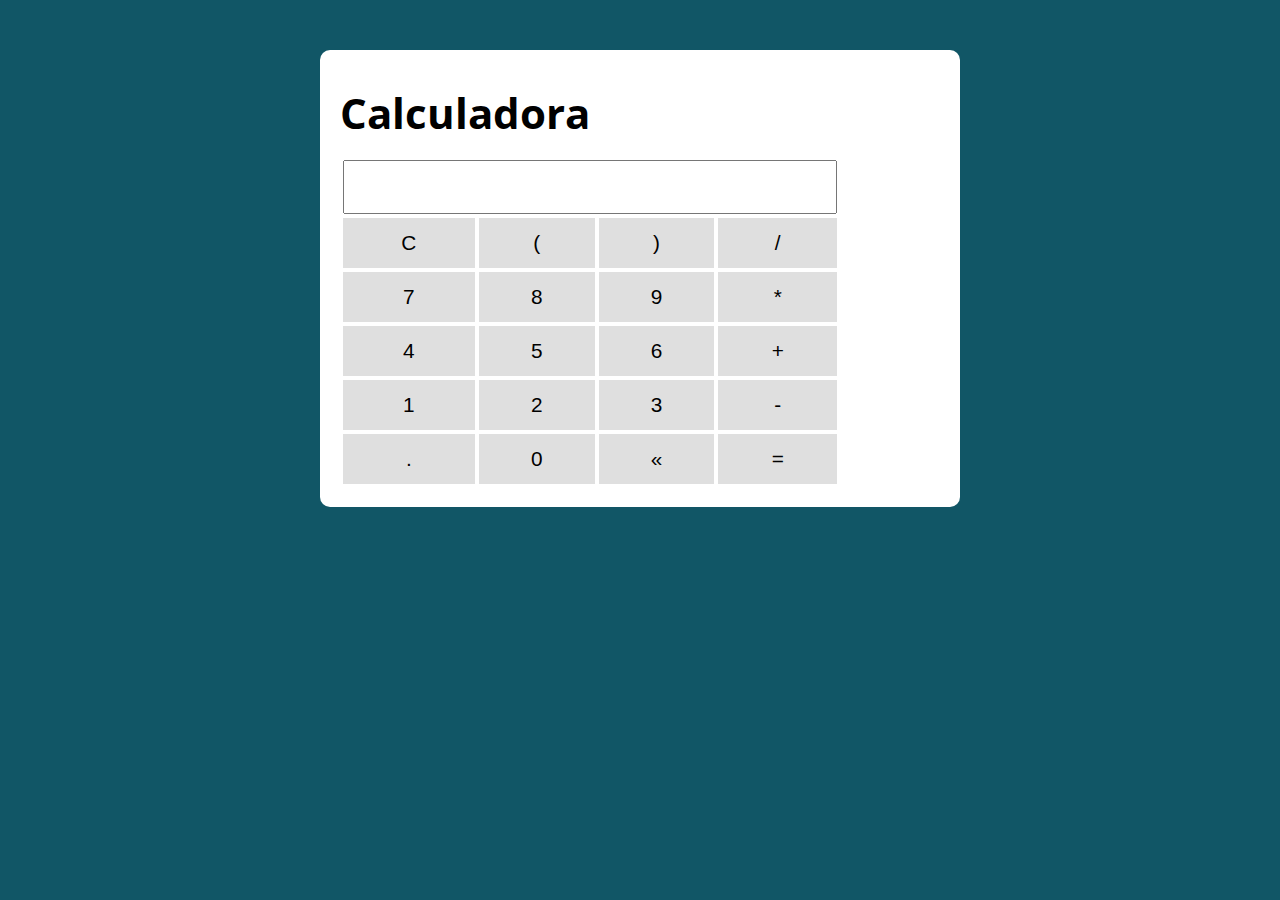
<file: Projetos-criados-no-curso-JavaScript/calculadora com constructor-functions/index.html>
<!DOCTYPE html>
<html lang="pt-BR">

<head>
  <meta charset="UTF-8">
  <meta name="viewport" content="width=device-width, initial-scale=1.0">
  <meta http-equiv="X-UA-Compatible" content="ie=edge">
  <title>Calculadora</title>
  <link rel="stylesheet" href="./assets/css/style.css">
</head>

<body>

  <section class="container">
    <h1>Calculadora</h1>
    <table class="calculadora">
      <tr>
        <td colspan="4"><input type="text" class="display"></td>
      </tr>

      <tr>
        <td><button class="btn btn-clear">C</button></td>
        <td><button class="btn btn-num">(</button></td>
        <td><button class="btn btn-num">)</button></td>
        <td><button class="btn btn-num">/</button></td>
      </tr>

      <tr>
        <td><button class="btn btn-num">7</button></td>
        <td><button class="btn btn-num">8</button></td>
        <td><button class="btn btn-num">9</button></td>
        <td><button class="btn btn-num">*</button></td>
      </tr>

      <tr>
        <td><button class="btn btn-num">4</button></td>
        <td><button class="btn btn-num">5</button></td>
        <td><button class="btn btn-num">6</button></td>
        <td><button class="btn btn-num">+</button></td>
      </tr>

      <tr>
        <td><button class="btn btn-num">1</button></td>
        <td><button class="btn btn-num">2</button></td>
        <td><button class="btn btn-num">3</button></td>
        <td><button class="btn btn-num">-</button></td>
      </tr>

      <tr>
        <td><button class="btn btn-num">.</button></td>
        <td><button class="btn btn-num">0</button></td>
        <td><button class="btn btn-del">&laquo;</button></td>
        <td><button class="btn btn-eq">=</button></td>
      </tr>

    </table>
  </section>

  <script src="./assets/js/main.js"></script>
</body>

</html>
</file>
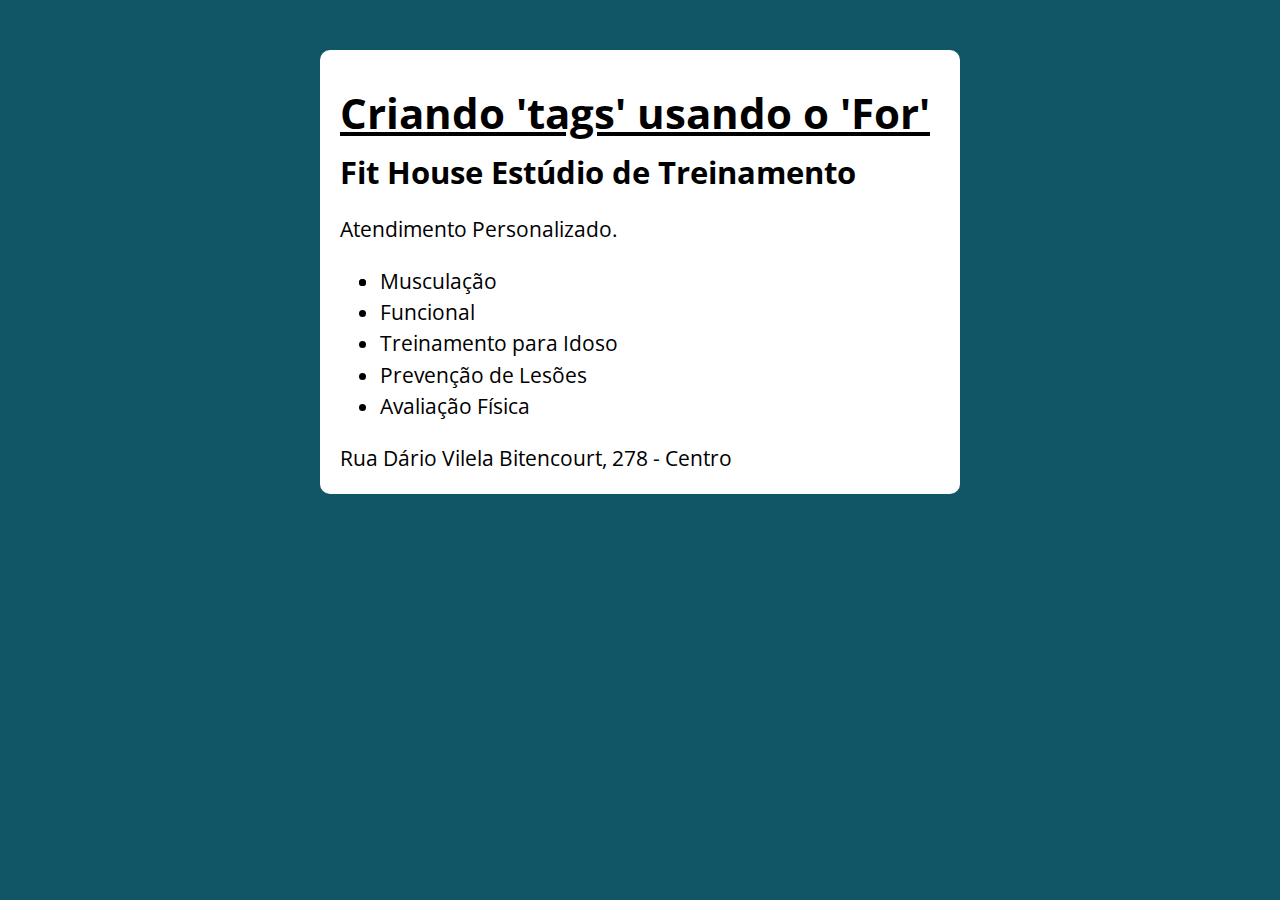
<file: Projetos-criados-no-curso-JavaScript/Criando 'tags' usando o 'For'/index.html>
<!DOCTYPE html>
<html lang="pt-BR">

<head>
  <meta charset="UTF-8">
  <meta name="viewport" content="width=device-width, initial-scale=1.0">
  <meta http-equiv="X-UA-Compatible" content="ie=edge">
  <title>Exercício usando o For</title>
  <link rel="stylesheet" href="./assets/css/style.css">
</head>

<body>

  <section class="container">
    <h1>Criando 'tags' usando o 'For'</h1>
  </section>

  <script src="./assets/js/main.js"></script>
</body>

</html>
</file>
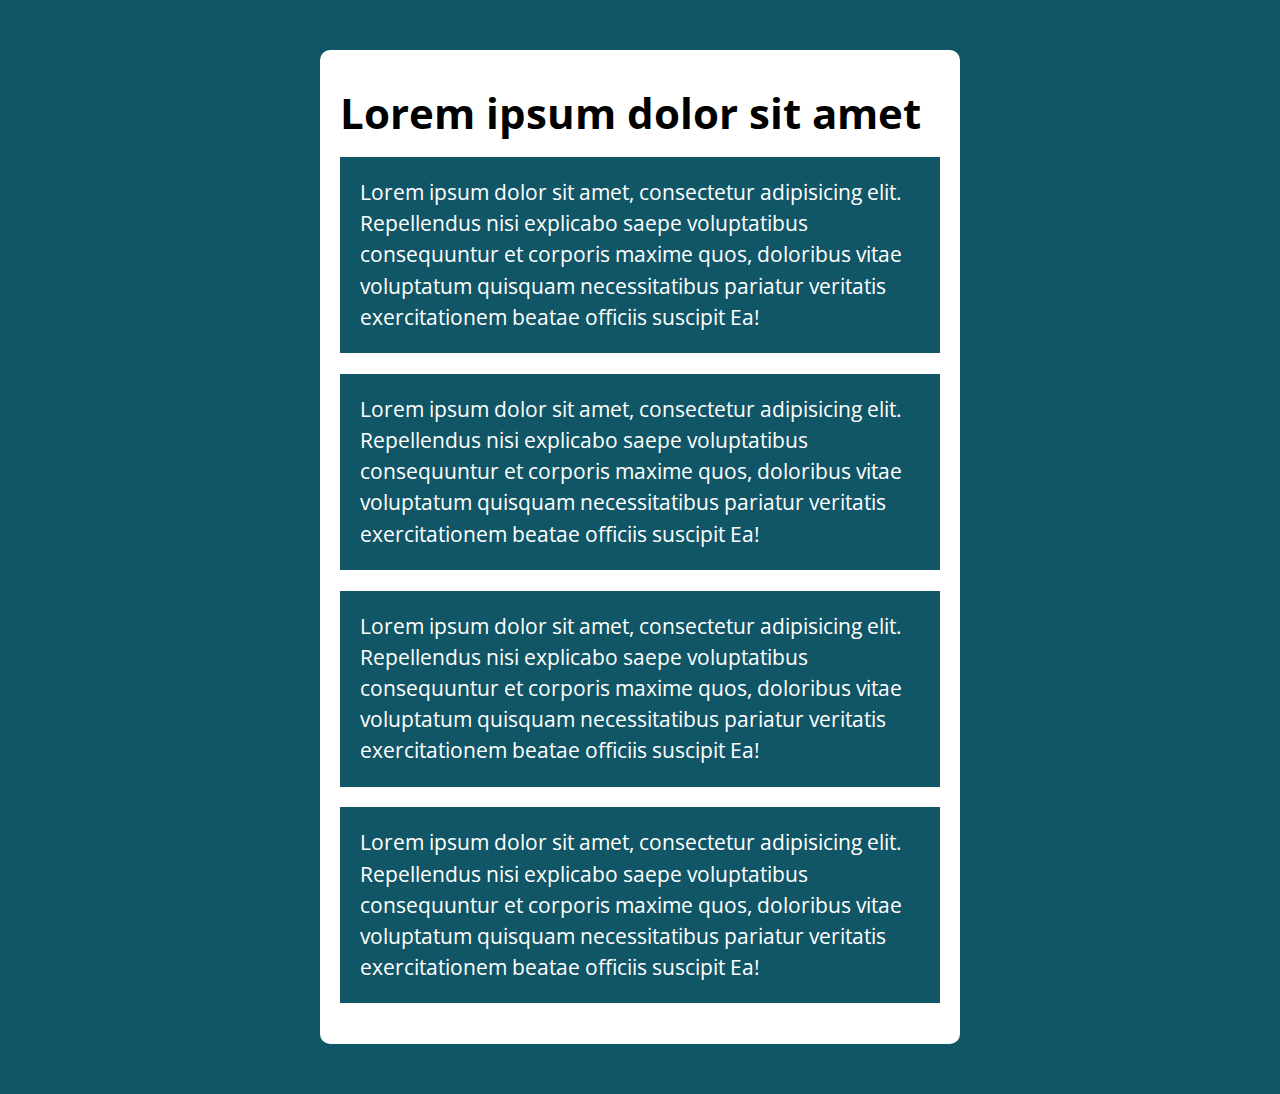
<file: Projetos-criados-no-curso-JavaScript/exercio-com-nodelist/index.html>
<!DOCTYPE html>
<html lang="pt-BR">

<head>
  <meta charset="UTF-8">
  <meta name="viewport" content="width=device-width, initial-scale=1.0">
  <meta http-equiv="X-UA-Compatible" content="ie=edge">
  <title>Modelo</title>
  <link rel="stylesheet" href="./assets/css/style.css">
</head>

<body>

  <section class="container">
    <h1>Lorem ipsum dolor sit amet</h1>

    <div class="paragrafos">
      <p>
        Lorem ipsum dolor sit amet, consectetur adipisicing elit.
        Repellendus nisi explicabo saepe voluptatibus consequuntur et corporis
        maxime quos, doloribus vitae voluptatum quisquam necessitatibus
        pariatur veritatis exercitationem beatae officiis suscipit Ea!
      </p>

      <p>
        Lorem ipsum dolor sit amet, consectetur adipisicing elit.
        Repellendus nisi explicabo saepe voluptatibus consequuntur et corporis
        maxime quos, doloribus vitae voluptatum quisquam necessitatibus
        pariatur veritatis exercitationem beatae officiis suscipit Ea!
      </p>

      <p>
        Lorem ipsum dolor sit amet, consectetur adipisicing elit.
        Repellendus nisi explicabo saepe voluptatibus consequuntur et corporis
        maxime quos, doloribus vitae voluptatum quisquam necessitatibus
        pariatur veritatis exercitationem beatae officiis suscipit Ea!
      </p>

      <p>
        Lorem ipsum dolor sit amet, consectetur adipisicing elit.
        Repellendus nisi explicabo saepe voluptatibus consequuntur et corporis
        maxime quos, doloribus vitae voluptatum quisquam necessitatibus
        pariatur veritatis exercitationem beatae officiis suscipit Ea!
      </p>
    </div>
  </section>

  <script src="./assets/js/main.js"></script>
</body>

</html>
</file>
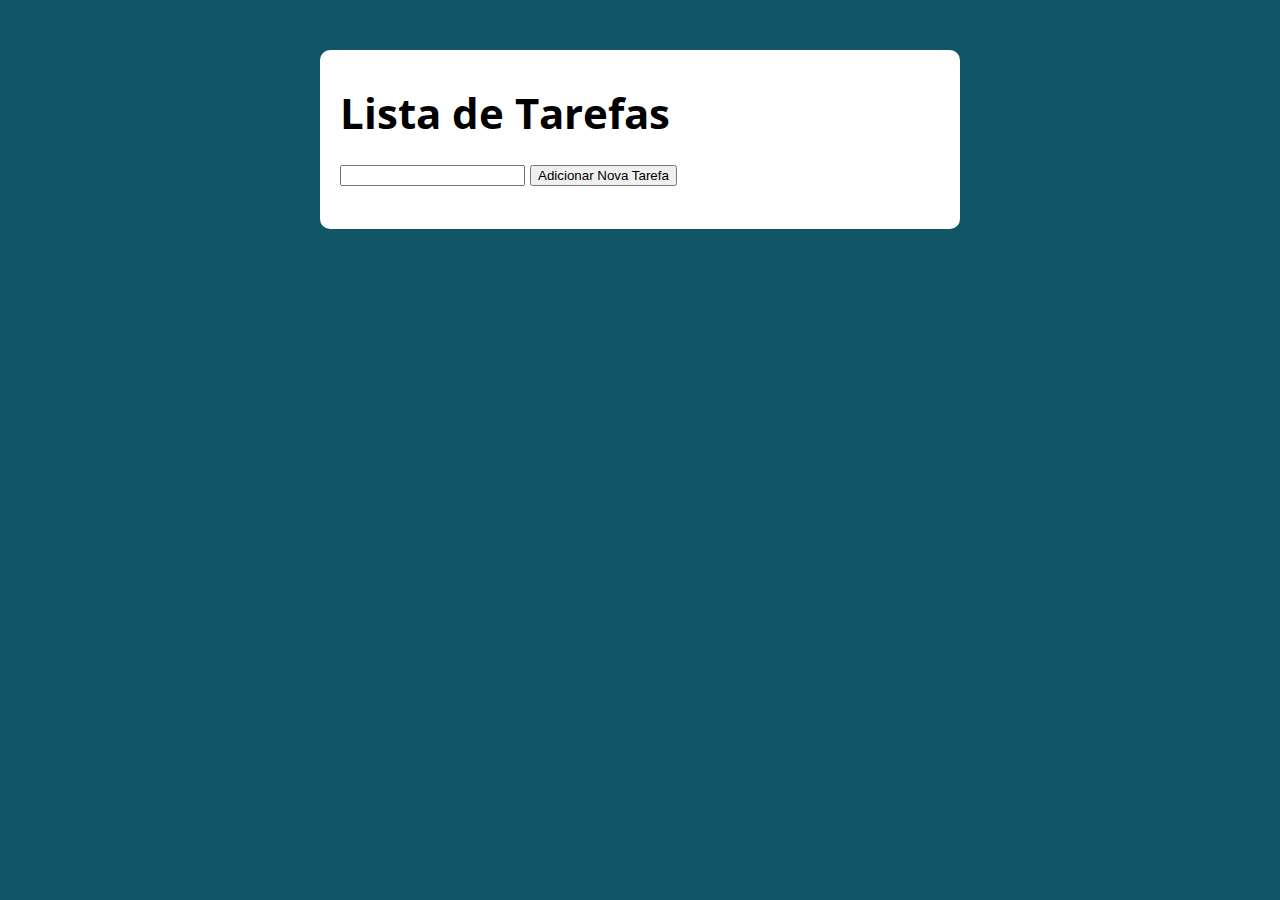
<file: Projetos-criados-no-curso-JavaScript/lista-de-tarefas/index.html>
<!DOCTYPE html>
<html lang="pt-BR">

<head>
  <meta charset="UTF-8">
  <meta name="viewport" content="width=device-width, initial-scale=1.0">
  <meta http-equiv="X-UA-Compatible" content="ie=edge">
  <title>Lista de Tarefas</title>
  <link rel="stylesheet" href="./assets/css/style.css">
</head>

<body>

  <section class="container">
    <h1>Lista de Tarefas</h1>
    
    <span>
      <input type="text" class="input-task">
      <button class="btn-task">Adicionar Nova Tarefa</button>
    </span>

    <ul class="task"></ul>
  </section>

  <script src="./assets/js/main.js"></script>
</body>

</html>
</file>
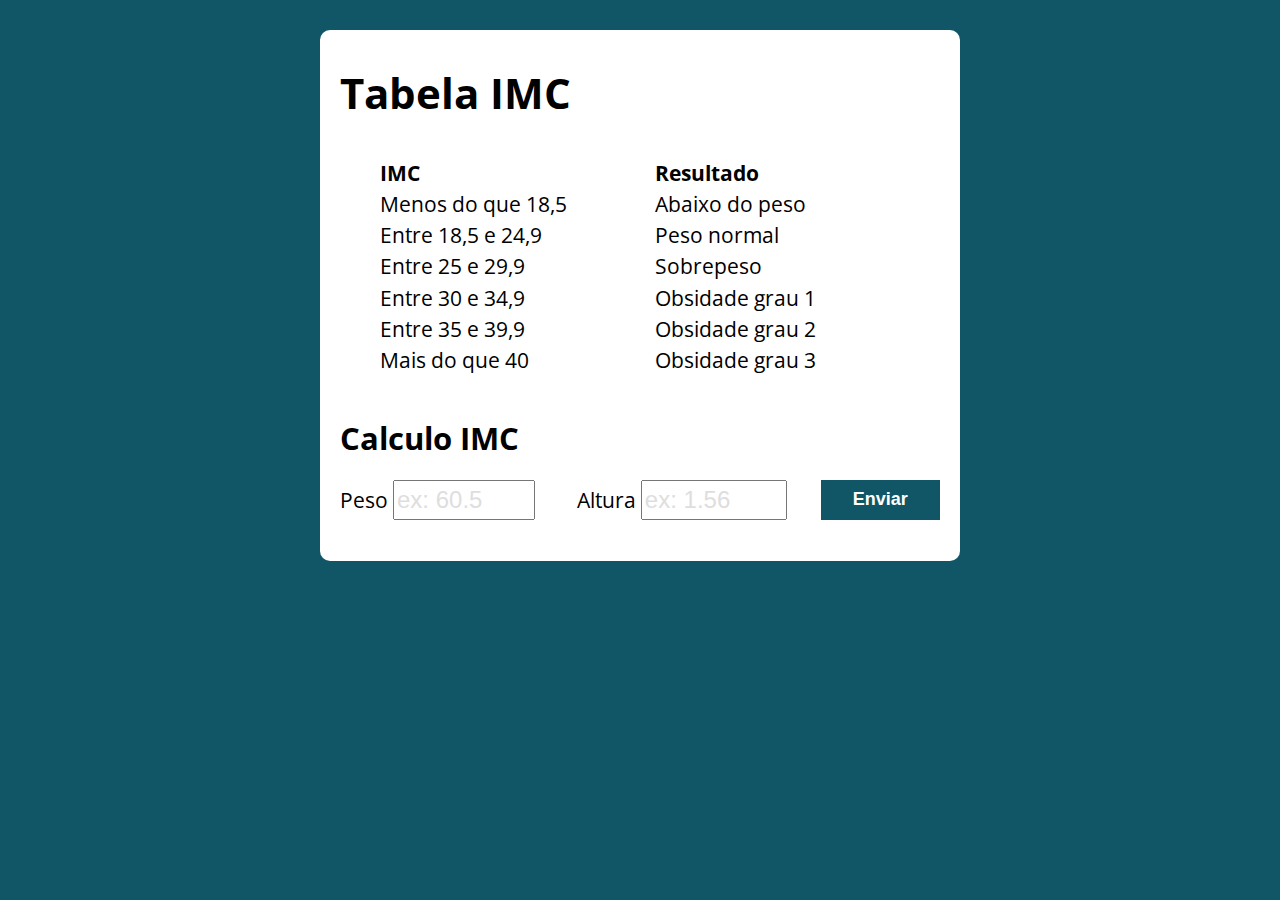
<file: Projetos-criados-no-curso-JavaScript/tabela imc/index.html>
<!DOCTYPE html>
<html lang="pt-BR">

<head>
  <meta charset="UTF-8">
  <meta name="viewport" content="width=device-width, initial-scale=1.0">
  <meta http-equiv="X-UA-Compatible" content="ie=edge">
  <title>Tabela IMC</title>
  <link rel="stylesheet" href="./assets/css/style.css">
</head>

<body>

  <section class="container">
    <h1>Tabela IMC</h1>
    <div class="cabecalho-tabela">
      <ul>
        <li class="cabecalho-lista">IMC</li>
        <li>Menos do que 18,5</li>
        <li>Entre 18,5 e 24,9</li>
        <li>Entre 25 e 29,9</li>
        <li>Entre 30 e 34,9</li>
        <li>Entre 35 e 39,9</li>
        <li>Mais do que 40</li>
      </ul>
      
      <ul>
        <li class="cabecalho-lista">Resultado</li>
        <li>Abaixo do peso</li>
        <li>Peso normal</li>
        <li>Sobrepeso</li>
        <li>Obsidade grau 1</li>
        <li>Obsidade grau 2</li>
        <li>Obsidade grau 3</li>
      </ul>
    </div>
   
    <section>
      <h2>Calculo IMC</h2>
      
      <form action="" method="post" id="form">
        <div>
          <label for="peso">Peso</label>
          <input type="text" id="peso" name="peso" placeholder="ex: 60.5"></p>
        </div>
     
        <div>
          <label for="altura">Altura</label>
          <input type="text" id="altura" name="altura" placeholder="ex: 1.56"></p>

        </div>
        
        <button type="submit">Enviar</button>
      </form>  
    </section>

    <div id="resultado"></div>
  
  </section>

  <script src="./assets/js/main.js"></script>
</body>

</html>
</file>
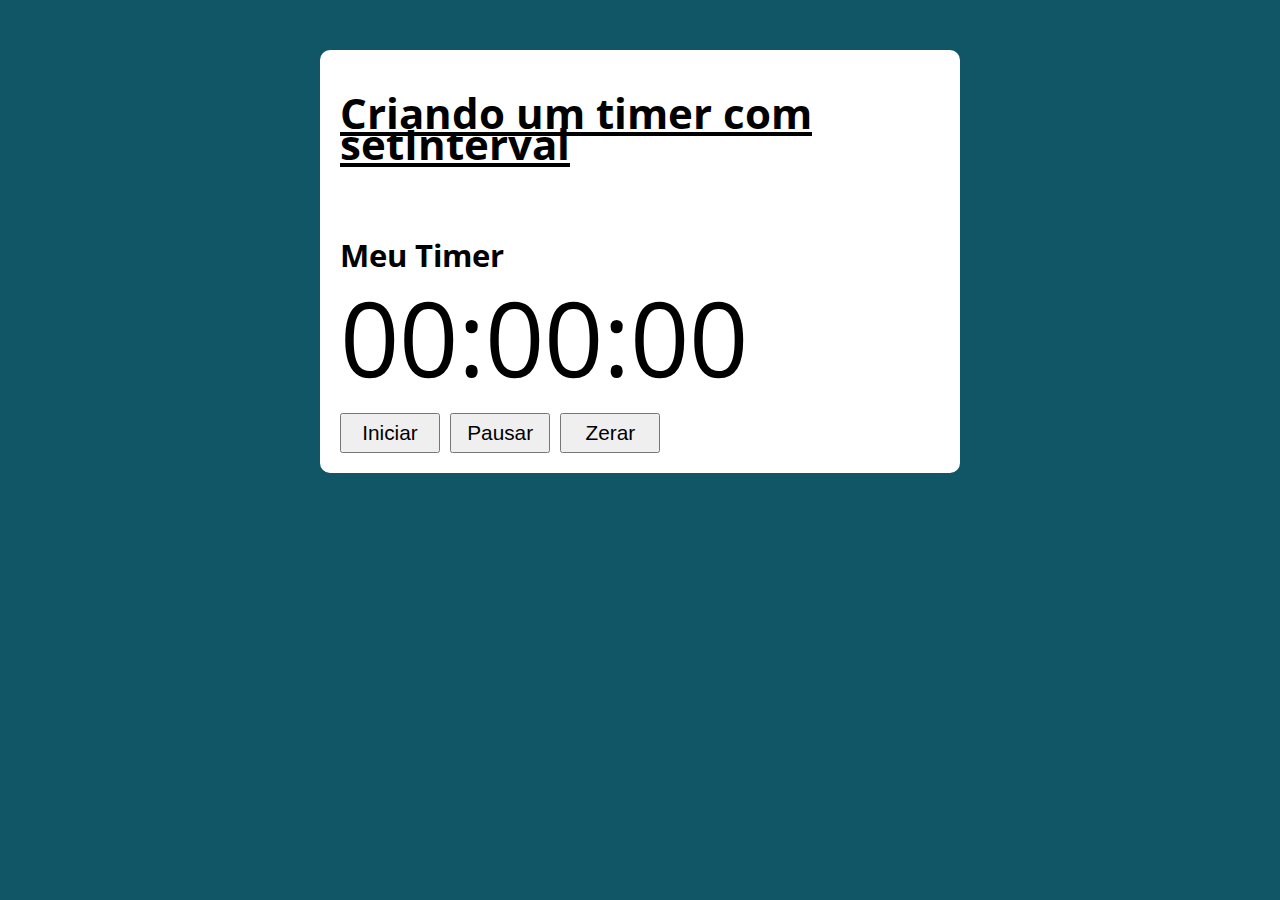
<file: Projetos-criados-no-curso-JavaScript/timer/index.html>
<!DOCTYPE html>
<html lang="pt-BR">

<head>
  <meta charset="UTF-8">
  <meta name="viewport" content="width=device-width, initial-scale=1.0">
  <meta http-equiv="X-UA-Compatible" content="ie=edge">
  <title>Timer</title>
  <link rel="stylesheet" href="./assets/css/style.css">
</head>

<body>

  <section class="container">
    <h1>Criando um timer com setInterval</h1>
    <div>
      <h2>Meu Timer</h2>
      <p class="relogio">00:00:00</p>
      <samp>
        <button class="iniciar">Iniciar</button>
        <button class="pausar">Pausar</button>
        <button class="zerar">Zerar</button>
      </samp>
    </div>
  </section>

  <script src="./assets/js/main.js"></script>
</body>

</html>
</file>
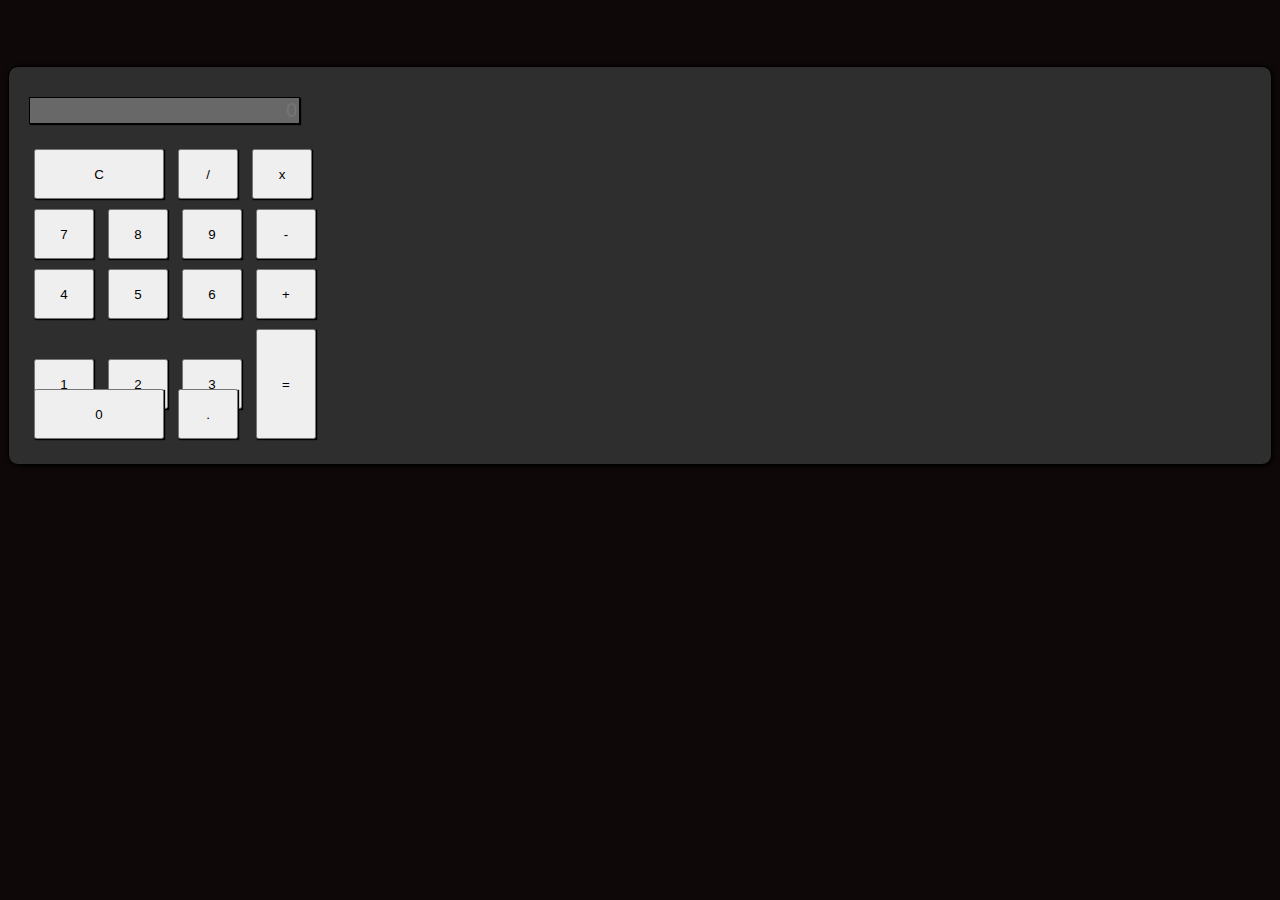
<file: Projetos-criados-no-curso-JavaScript/calculadora/calculadora.html>
<!DOCTYPE html>

<html lang="pt-BR">
  <head>
    <meta charset="UTF-8">
    <meta name="viewport" content="width=device-width, initial-scale=1.0">
    
    <link rel="stylesheet" href="assets/style.css">
		<link rel="stylesheet" href="https://maxcdn.bootstrapcdn.com/bootstrap/4.0.0-beta.2/css/bootstrap.min.css" integrity="sha384-PsH8R72JQ3SOdhVi3uxftmaW6Vc51MKb0q5P2rRUpPvrszuE4W1povHYgTpBfshb" crossorigin="anonymous">
    
		<title>Calculadora</title>
    
	</head>

  <body>

    <div class="container">
      <div class="row">
        <div class="col d-flex justify-content-center">
          <br/>

          <div class="calculadora">
            <input id="resultado" type="text" class="form-control resultado" placeholder="0" disabled="disabled" />
            
            <div class="row">
              <button onclick="calcular('acao', 'c')" type="button" class="btn btn-dark btn-lg clear font-weight-light">C</button>
              <button onclick="calcular('acao', '/')" type="button" class="btn btn-dark btn-lg font-weight-light">/</button>
              <button onclick="calcular('acao', '*')" type="button" class="btn btn-dark btn-lg font-weight-light">x</button>
            </div>

            <div class="row">
              <button onclick="calcular('valor', 7)" type="button" class="btn btn-dark btn-lg font-weight-light">7</button>
              <button onclick="calcular('valor', 8)" type="button" class="btn btn-dark btn-lg font-weight-light">8</button>
              <button onclick="calcular('valor', 9)" type="button" class="btn btn-dark btn-lg font-weight-light">9</button>
              <button onclick="calcular('acao', '-')" type="button" class="btn btn-dark btn-lg font-weight-light">-</button>
            </div>
            
            <div class="row">
              <button onclick="calcular('valor', 4)" type="button" class="btn btn-dark btn-lg font-weight-light">4</button>
              <button onclick="calcular('valor', 5)" type="button" class="btn btn-dark btn-lg font-weight-light">5</button>
              <button onclick="calcular('valor', 6)" type="button" class="btn btn-dark btn-lg font-weight-light">6</button>
              <button onclick="calcular('acao', '+')" type="button" class="btn btn-dark btn-lg font-weight-light">+</button>
            </div>

            <div class="row">
              <button onclick="calcular('valor', 1)" type="button" class="btn btn-dark btn-lg font-weight-light">1</button>
              <button onclick="calcular('valor', 2)" type="button" class="btn btn-dark btn-lg font-weight-light">2</button>
              <button onclick="calcular('valor', 3)" type="button" class="btn btn-dark btn-lg font-weight-light">3</button>
              <button onclick="calcular('acao', '=')" type="button" class="btn btn-dark btn-lg enter">=</button>
            </div>

            <div class="row" style="margin-top: -60px;">
              <button onclick="calcular('valor', 0)" type="button" class="btn btn-dark zero btn-lg font-weight-light">0</button>
              <button onclick="calcular('acao', '.')" type="button" class="btn btn-dark btn-lg font-weight-light">.</button>
            </div>

          </div>
        </div>
      </div>
    </div>  
    
    <script src="assets/script.js"></script>
    
  </body>	

</html>
</file>
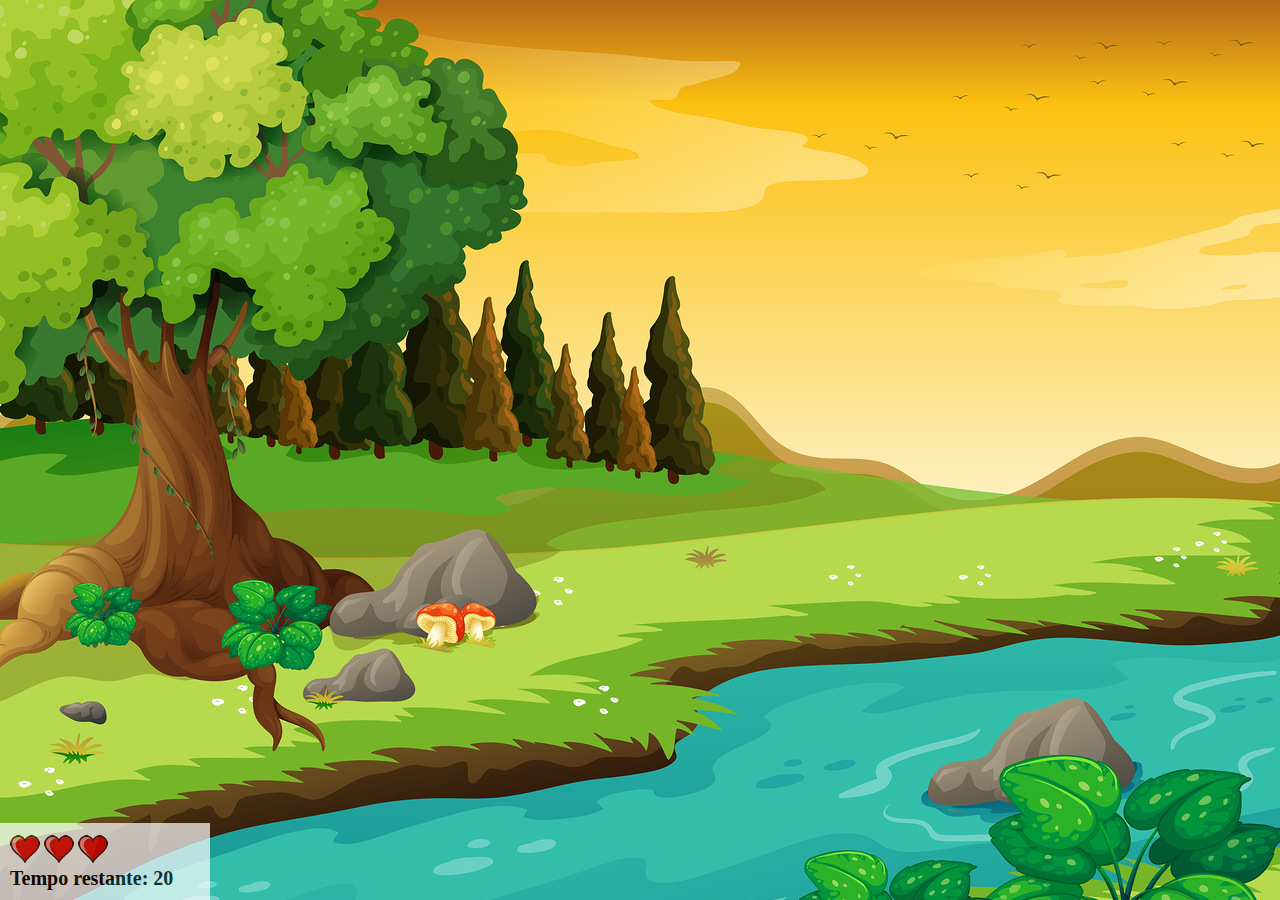
<file: Projetos-criados-no-curso-JavaScript/game mata mosquito/app.html>
<!DOCTYPE html>
<html lang="pt-br">
<head>
    <meta charset="UTF-8">
    <meta name="viewport" content="width=device-width, initial-scale=1.0">
    
    <link rel="stylesheet" href="style.css">

    
    
    <title>Document</title>
</head>
<body onresize="ajustaTamnhoPalcoJogo()">
    
    <div class="painel">
        <div class="vidas">
            <img id="v1" src="imagens/coracao_cheio.png">
            <img id="v2" src="imagens/coracao_cheio.png">
            <img id="v3" src="imagens/coracao_cheio.png">
        </div>

        <div class="cronometro">
            Tempo restante: <span id="cronometro"></span> 
        </div>
    </div>
    
    <script src="jogo.js"></script>
    
    <script>
        document.getElementById('cronometro').innerHTML = tempo

        var criaMosquito = setInterval(
            function(){
                posicaoRondomica()
            }, criaMosquitoTempo)
    </script>
    
</body>
</html>
</file>
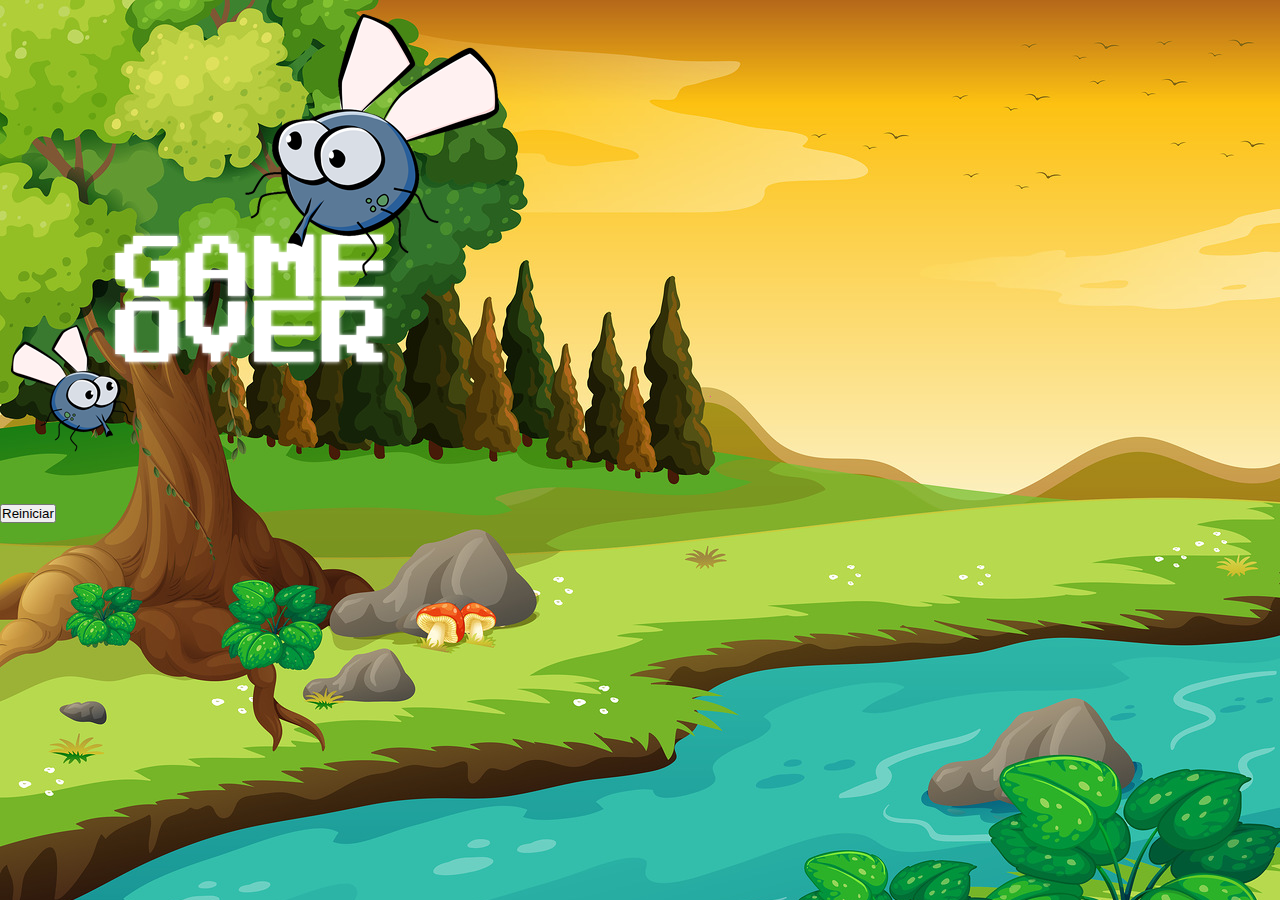
<file: Projetos-criados-no-curso-JavaScript/game mata mosquito/fim_de_jogo.html>
<!DOCTYPE html>
<html lang="pt-br">

<head>
    <meta charset="UTF-8">
    <meta name="viewport" content="width=device-width, initial-scale=1.0">

    <link href="https://cdn.jsdelivr.net/npm/bootstrap@5.0.2/dist/css/bootstrap.min.css" rel="stylesheet"
        integrity="sha384-EVSTQN3/azprG1Anm3QDgpJLIm9Nao0Yz1ztcQTwFspd3yD65VohhpuuCOmLASjC" crossorigin="anonymous">
    <link rel="stylesheet" href="style.css">

    <title>Fim de Jogo</title>
</head>

<body>
    <div class="container">

        <div class="row">
            <div class="col">
                <div class="d-flex justify-content-center">
                    <img src="imagens/game_over.png">
                </div>
            </div>
        </div>

        <div class="row">
            <div class="col">
                <div class="d-flex justify-content-center">
                    <button type="button" class=" btn btn-dark btn-lg"
                        onclick="window.location.href = 'index.html'">Reiniciar</button>
                </div>
            </div>
        </div>
    </div>
</body>

</html>
</file>
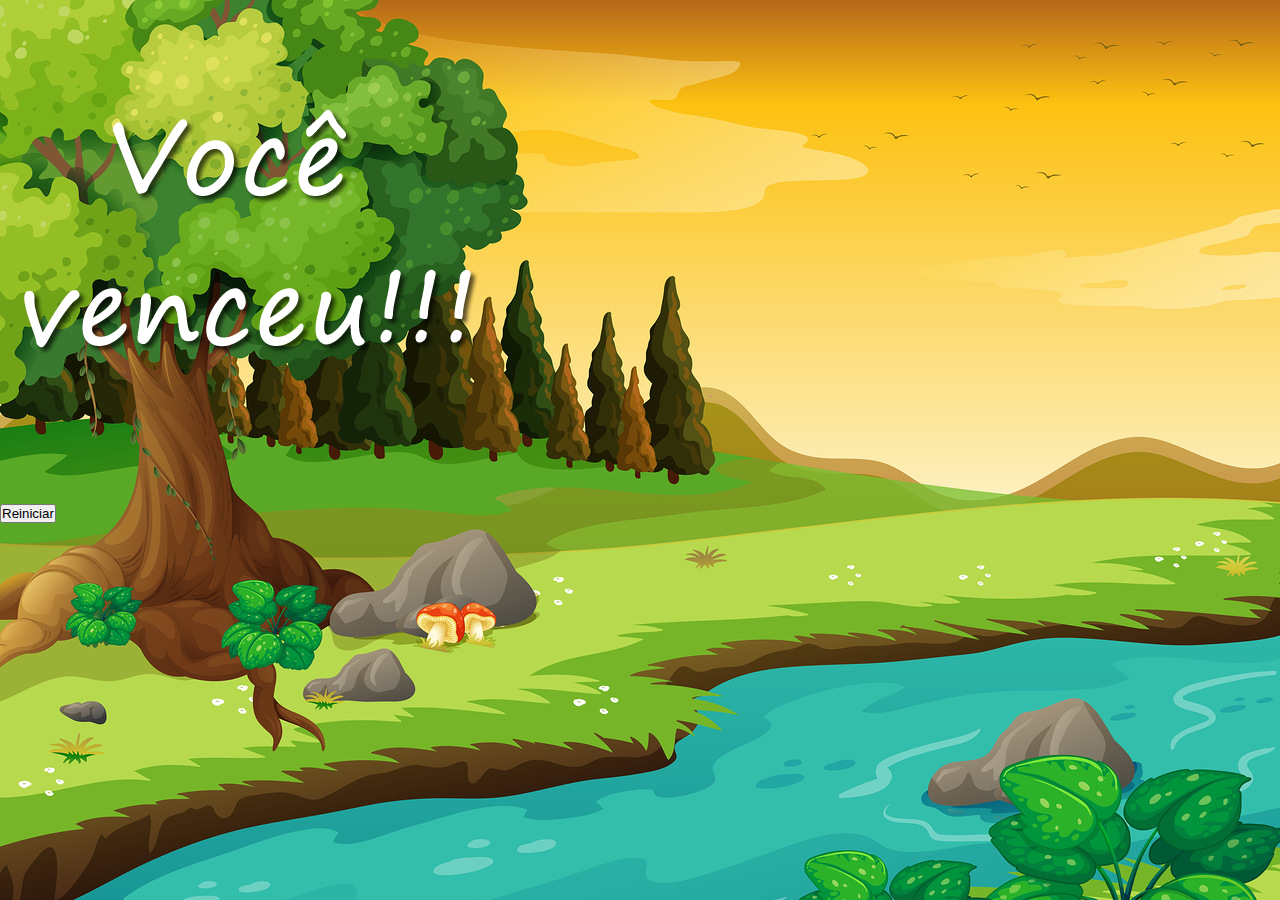
<file: Projetos-criados-no-curso-JavaScript/game mata mosquito/vitoria.html>
<!DOCTYPE html>
<html lang="pt-br">

<head>
    <meta charset="UTF-8">
    <meta name="viewport" content="width=device-width, initial-scale=1.0">

    <link href="https://cdn.jsdelivr.net/npm/bootstrap@5.0.2/dist/css/bootstrap.min.css" rel="stylesheet"
        integrity="sha384-EVSTQN3/azprG1Anm3QDgpJLIm9Nao0Yz1ztcQTwFspd3yD65VohhpuuCOmLASjC" crossorigin="anonymous">
    <link rel="stylesheet" href="style.css">

    <title>Vitória</title>
</head>

<body>
    <div class="container">

        <div class="row">
            <div class="col">
                <div class="d-flex justify-content-center">
                    <img src="imagens/vitoria.png">
                </div>
            </div>
        </div>

        <div class="row">
            <div class="col">
                <div class="d-flex justify-content-center">
                    <button type="button" class=" btn btn-dark btn-lg"
                        onclick="window.location.href = 'index.html'">Reiniciar</button>
                </div>
            </div>
        </div>
    </div>
</body>

</html>
</file>
<file: Projetos-criados-no-curso-JavaScript/calculadora com constructor-functions/assets/css/style.css>
@import url('https://fonts.googleapis.com/css?family=Open+Sans:400,700&display=swap');
:root {
  --primary-color: rgb(17, 86, 102);
  --primary-color-darker: rgb(9, 48, 56);
}

* {
  box-sizing: border-box;
  outline: 0;
}

body {
  margin: 0;
  padding: 0;
  background: var(--primary-color);
  font-family: 'Open sans', sans-serif;
  font-size: 1.3em;
  line-height: 1.5em;
}

.container {
  max-width: 640px;
  margin: 50px auto;
  background: #fff;
  padding: 20px;
  border-radius: 10px;
}

.calculadora{
  width: 500px;
}

.display{
  width: 100%;
  font-size: 2em;
  text-align: right;
}

.btn{
  width: 100%;
  height: 50px;
  font-size:  1em;
  border: none;
  background: #dfdfdf;
  cursor: pointer;
}

.btn:hover{
  background: #909090;
}
</file>
<file: Projetos-criados-no-curso-JavaScript/Criando 'tags' usando o 'For'/assets/css/style.css>
@import url('https://fonts.googleapis.com/css?family=Open+Sans:400,700&display=swap');
:root {
  --primary-color: rgb(17, 86, 102);
  --primary-color-darker: rgb(9, 48, 56);
}

* {
  box-sizing: border-box;
  outline: 0;
}

body {
  margin: 0;
  padding: 0;
  background: var(--primary-color);
  font-family: 'Open sans', sans-serif;
  font-size: 1.3em;
  line-height: 1.5em;
}

.container {
  max-width: 640px;
  margin: 50px auto;
  background: #fff;
  padding: 20px;
  border-radius: 10px;
}

h1 {
  text-decoration: underline;
  font-weight:bold ;
}
</file>
<file: Projetos-criados-no-curso-JavaScript/exercio-com-nodelist/assets/css/style.css>
@import url('https://fonts.googleapis.com/css?family=Open+Sans:400,700&display=swap');
:root {
  --primary-color: rgb(17, 86, 102);
  --primary-color-darker: rgb(9, 48, 56);
}

* {
  box-sizing: border-box;
  outline: 0;
}

body {
  margin: 0;
  padding: 0;
  background: var(--primary-color);
  font-family: 'Open sans', sans-serif;
  font-size: 1.3em;
  line-height: 1.5em;
}

.container {
  max-width: 640px;
  margin: 50px auto;
  background: #fff;
  padding: 20px;
  border-radius: 10px;
}

form input, form label, form button {
  display: block;
  width: 100%;
  margin-bottom: 10px;
}

form input {
  font-size: 24px;
  height: 50px;
  padding: 0 20px;
}

form input:focus {
  outline: 1px solid var(--primary-color);
}

form button {
  border: none;
  background: var(--primary-color);
  color: #fff;
  font-size: 18px;
  font-weight: 700;
  height: 50px;
  cursor: pointer;
  margin-top: 30px;
}

form button:hover {
  background: var(--primary-color-darker);
}
</file>
<file: Projetos-criados-no-curso-JavaScript/lista-de-tarefas/assets/css/style.css>
@import url('https://fonts.googleapis.com/css?family=Open+Sans:400,700&display=swap');
:root {
  --primary-color: rgb(17, 86, 102);
  --primary-color-darker: rgb(9, 48, 56);
}

* {
  box-sizing: border-box;
  outline: 0;
}

body {
  margin: 0;
  padding: 0;
  background: var(--primary-color);
  font-family: 'Open sans', sans-serif;
  font-size: 1.3em;
  line-height: 1.5em;
}

.container {
  max-width: 640px;
  margin: 50px auto;
  background: #fff;
  padding: 20px;
  border-radius: 10px;
}

form input, form label, form button {
  display: block;
  width: 100%;
  margin-bottom: 10px;
}

form input {
  font-size: 24px;
  height: 50px;
  padding: 0 20px;
}

form input:focus {
  outline: 1px solid var(--primary-color);
}

form button {
  border: none;
  background: var(--primary-color);
  color: #fff;
  font-size: 18px;
  font-weight: 700;
  height: 50px;
  cursor: pointer;
  margin-top: 30px;
}

form button:hover {
  background: var(--primary-color-darker);
}
</file>
<file: Projetos-criados-no-curso-JavaScript/tabela imc/assets/css/style.css>
@import url('https://fonts.googleapis.com/css?family=Open+Sans:400,700&display=swap');
:root {
  --primary-color: rgb(17, 86, 102);
  --primary-color-darker: rgb(9, 48, 56);
}

* {
  box-sizing: border-box;
  outline: 0;
}

body {
  margin: 0;
  padding: 0;
  background: var(--primary-color);
  font-family: 'Open sans', sans-serif;
  font-size: 1.3em;
  line-height: 1.5em;
}

.container {
  max-width: 640px;
  margin: 30px auto;
  background: #fff;
  padding: 20px;
  border-radius: 10px;
}

.cabecalho-tabela{
  display: flex;
  gap: 3rem;
}

.cabecalho-lista{
  font-weight: bold;
}

li{
  list-style: none;
}

form {
  display: flex;
  justify-content: center;
}

form input, form label{
 width: 60%;
}

::placeholder{
  color: #dedede;
}

form button {
  width: 30%;
 }

form input {
  font-size: 24px;
  height: 40px;
}

form input:focus {
  outline: 1px solid var(--primary-color);
}

form button {
  border: none;
  background: var(--primary-color);
  color: #fff;
  font-size: 18px;
  font-weight: 700;
  height: 40px;
  cursor: pointer;
}

form button:hover {
  background: var(--primary-color-darker);
}



.resultado-valido, .bad{
  padding: 5px;
  text-align: center;
  background-color: aquamarine;
}

.bad{
  background-color: rgb(248, 56, 56);
}
</file>
<file: Projetos-criados-no-curso-JavaScript/timer/assets/css/style.css>
@import url('https://fonts.googleapis.com/css?family=Open+Sans:400,700&display=swap');
:root {
  --primary-color: rgb(17, 86, 102);
  --primary-color-darker: rgb(9, 48, 56);
}

* {
  box-sizing: border-box;
  outline: 0;
}

body {
  margin: 0;
  padding: 0;
  background: var(--primary-color);
  font-family: 'Open sans', sans-serif;
  font-size: 1.3em;
  line-height: 1.5em;
}

.container {
  max-width: 640px;
  margin: 50px auto;
  background: #fff;
  padding: 20px;
  border-radius: 10px;
}

h1{
  font-weight: bold;
  text-decoration: underline;
}

h2{
  margin-top: 80px;
}

p{
  margin-top: 50px;
  margin-bottom: 0px;
  font-size: 5em;
}

button{
  margin-top: 60px;
  width: 100px;
  height: 40px;
  font-size: 1em;
  cursor: pointer;
}
.pausado{
  color: red;
}
</file>
<file: Projetos-criados-no-curso-JavaScript/calculadora/assets/style.css>
body {
    background: #0f0808;
}

.calculadora {
    margin-top: 40px;
    border: solid 1px #000;
    padding: 20px;
    background-color: #2E2E2E;
    border-radius: 10px;
    box-shadow: 1px 1px 5px #000;
  }

  .btn {
    width: 60px;
    height: 50px;
    margin: 5px;
    box-shadow: 1px 1px 1px #000;
  }

  .clear {
    width: 130px;
  }

  .enter {
    height: 110px;
  }

  .zero {
    width: 130px;
  }

  .resultado {
    text-align: right;
    font-size: 20px;
    margin-top: 10px;
    margin-bottom: 20px;
    border: solid 1px #000;
    box-shadow: 1px 1px 1px #000;
  }
</file>
<file: Projetos-criados-no-curso-JavaScript/game mata mosquito/style.css>
* {
    padding: 0;
    margin: 0;
}

html{
    cursor: url(imagens/mata_mosquito.png), auto;
}

body{
    background-image: url(imagens/bg.jpg);
    background-repeat: no-repeat;
    background-size: cover;
}

.mosquito1{
    width: 50px;
    height: 50px;
}

.mosquito2{
    width: 70px;
    height: 70px;
}

.mosquito3{
    width: 90px;
    height: 90px;
}

.ladoA{
    transform: scaleX(1);
}

.ladoB{
    transform: scaleX(-1);
}

.painel{
    position: absolute;
    width: 190px;
    padding: 10px;
    left: 0px;
    bottom: 0px;
    border-top:solid 2px #fff;
    background-color: #fff;
    opacity: 0.7;
}

.vidas{
    float: left;
}

.cronometro{
    float: left;
    font-size: 20px;
    font-weight: bold;
}
</file>
